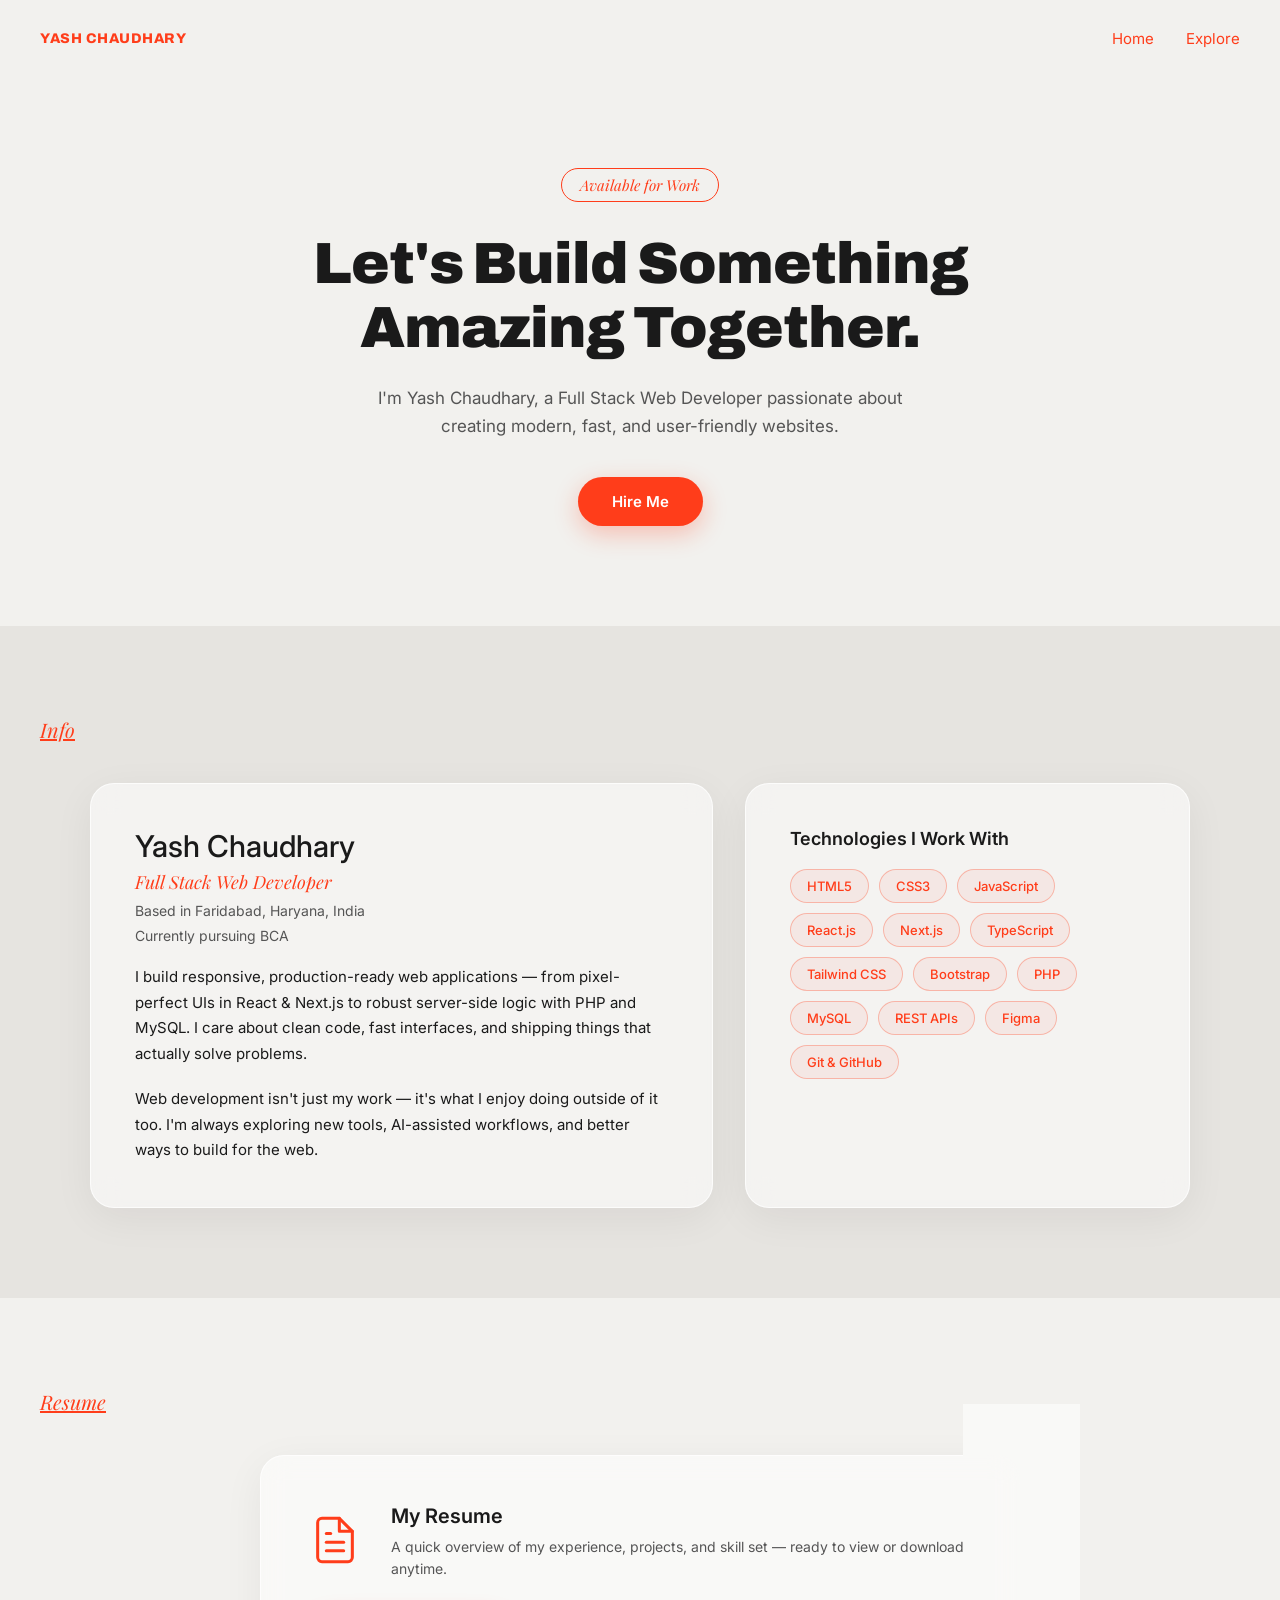
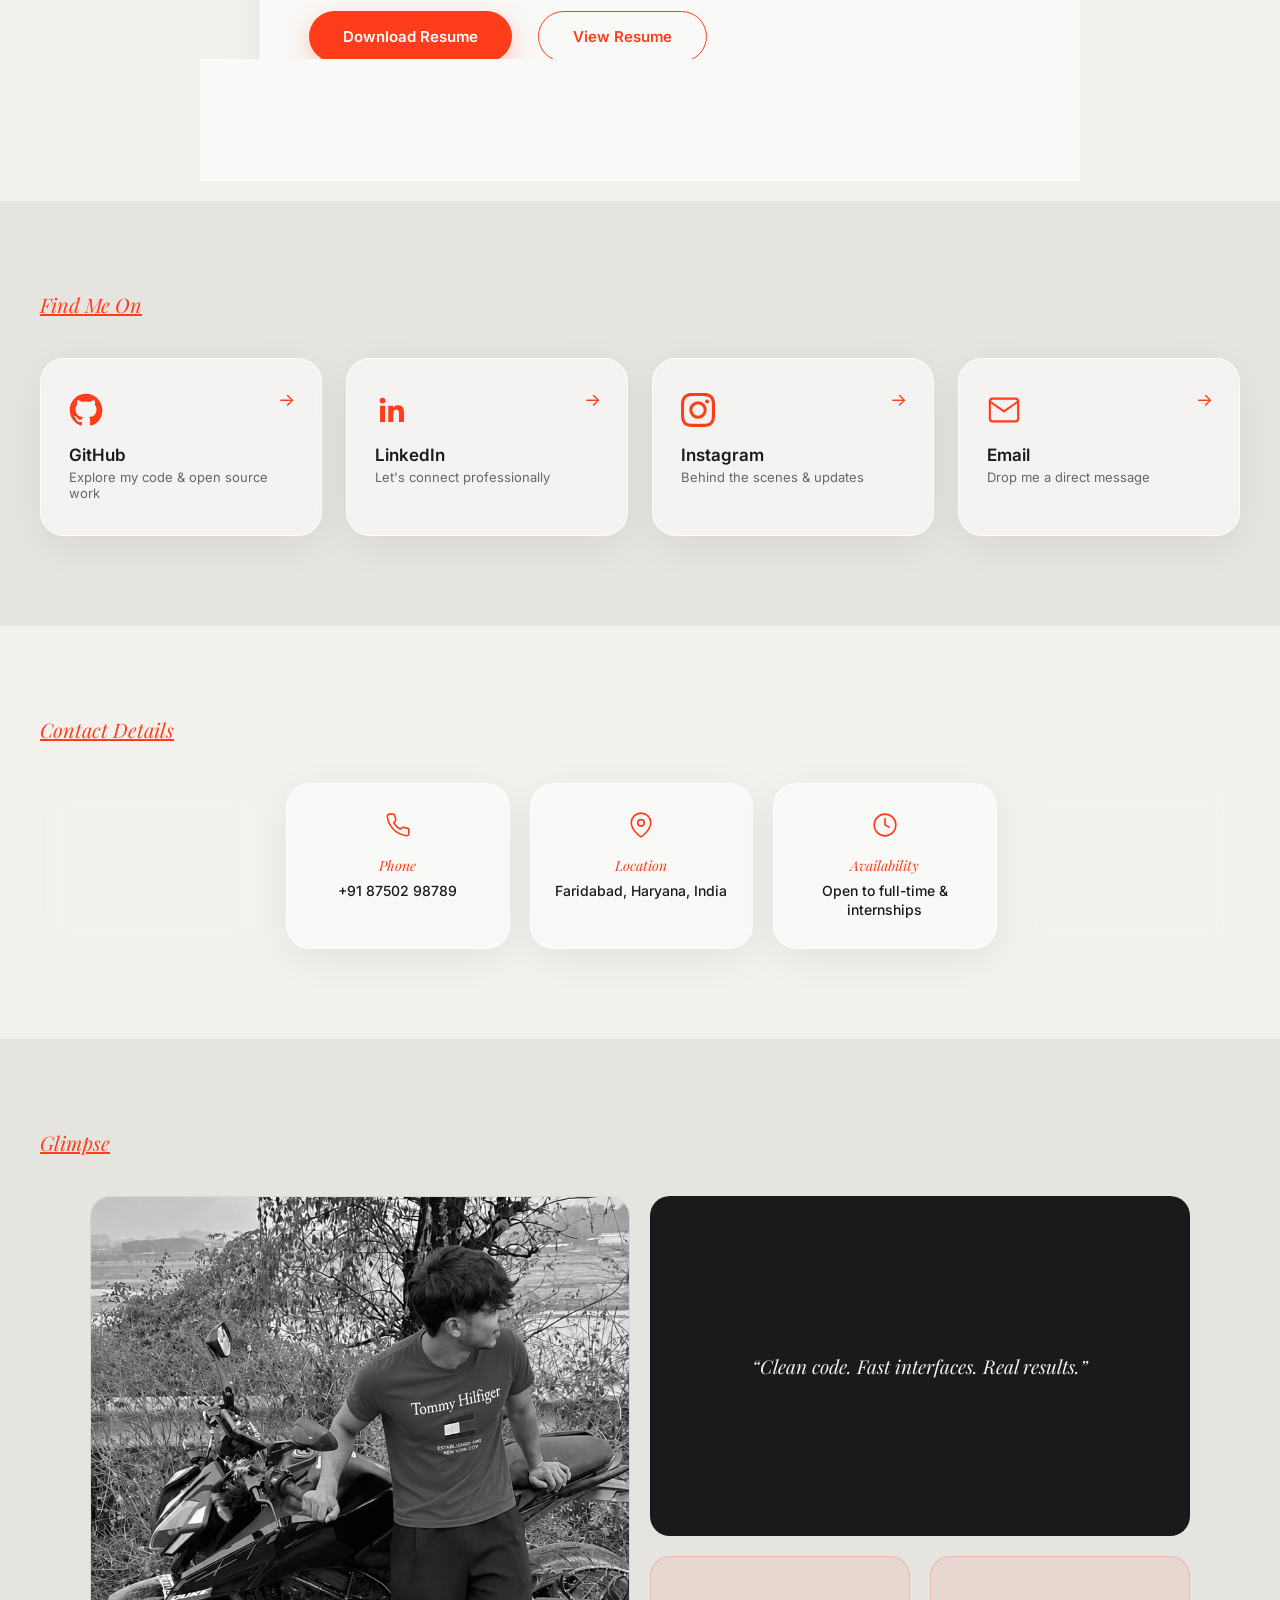
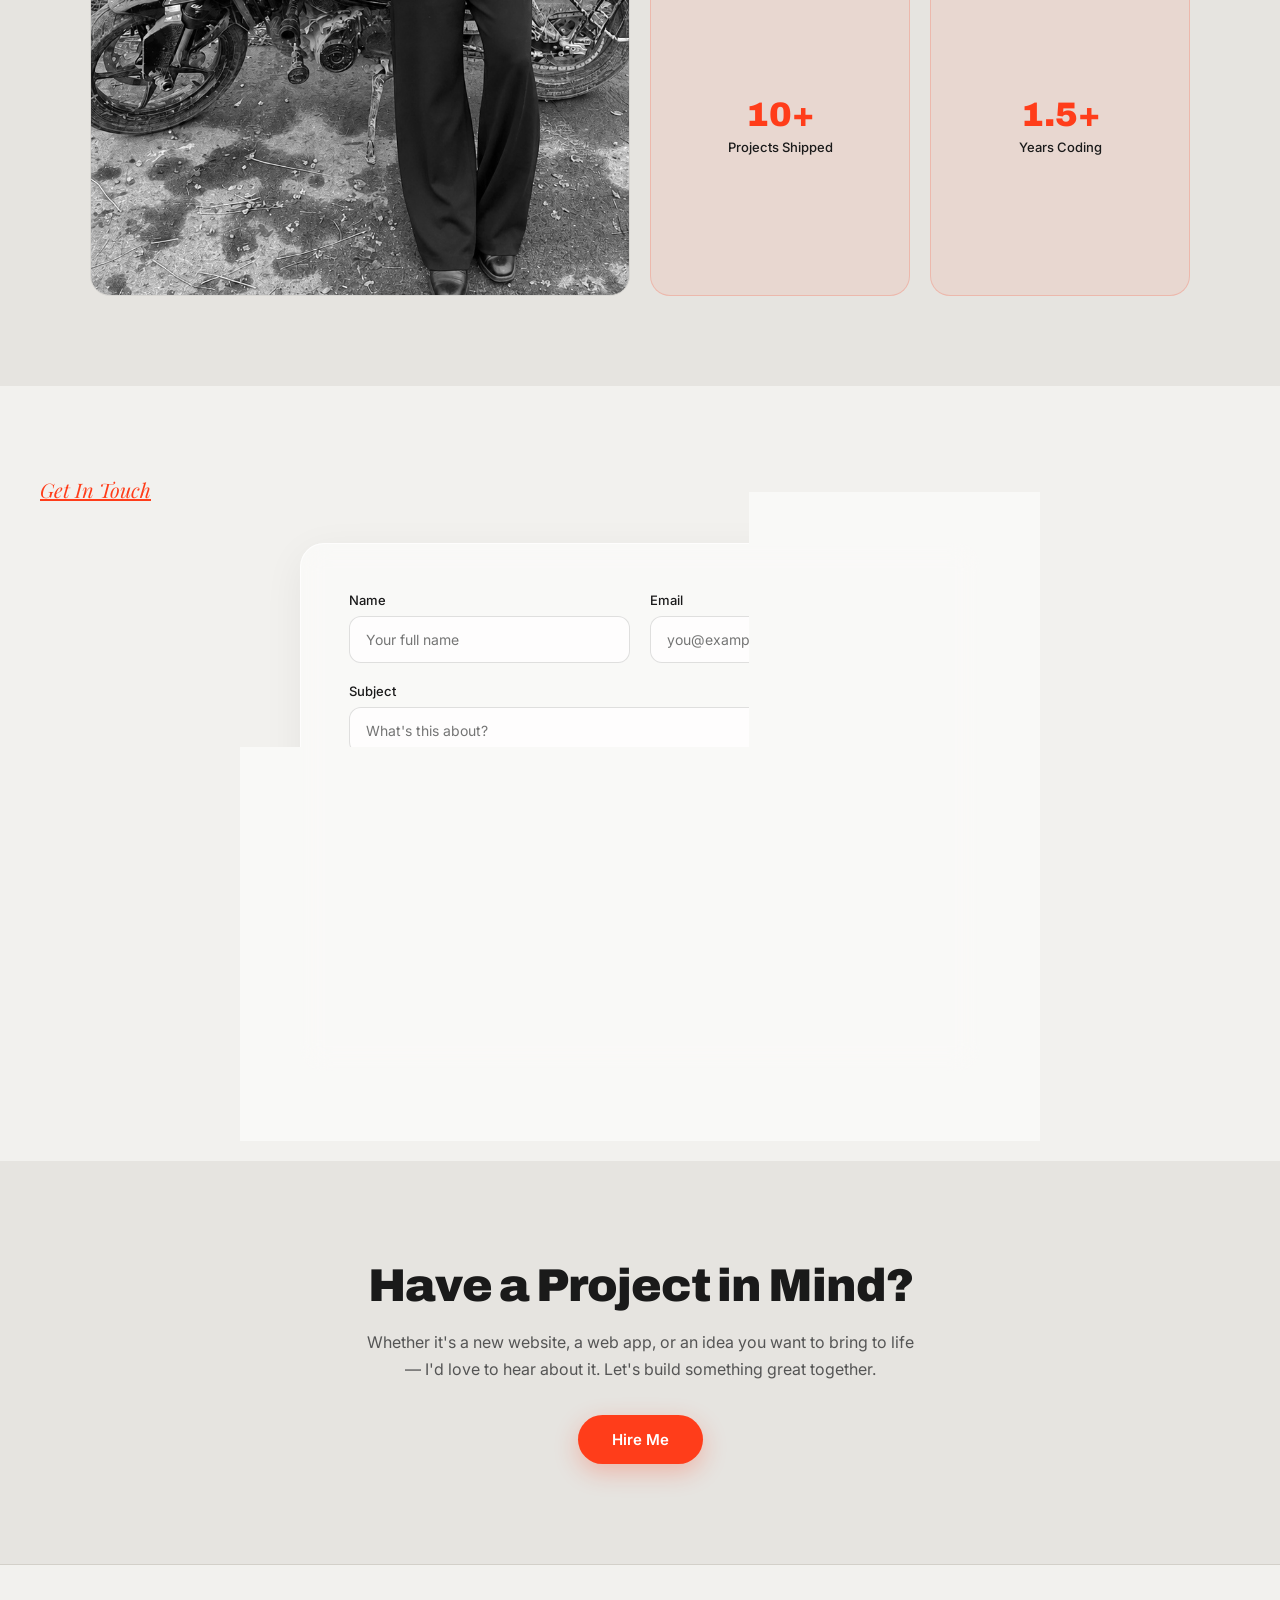
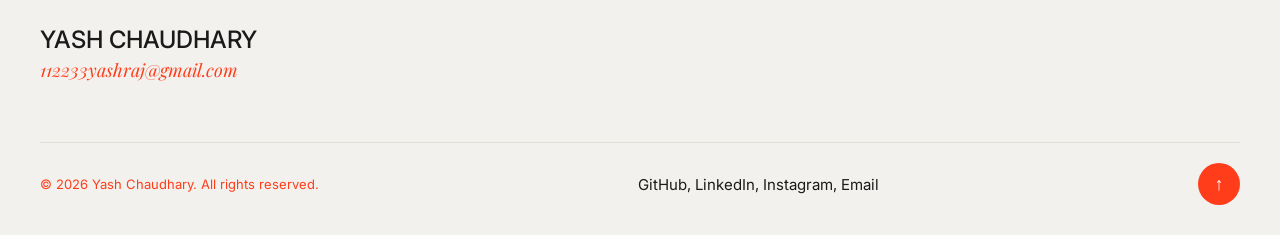
<file: explore.html>
<!DOCTYPE html>
<html lang="en">
<head>
<meta charset="UTF-8">
<meta name="viewport" content="width=device-width, initial-scale=1.0">
<title>Hire Me — Yash Chaudhary</title>
<link rel="preconnect" href="https://fonts.googleapis.com">
<link href="https://fonts.googleapis.com/css2?family=Playfair+Display:ital,wght@0,500;0,600;1,400;1,500&family=Archivo:wght@700;800;900&family=Inter:wght@400;500;600&display=swap" rel="stylesheet">
<link rel="stylesheet" href="css/styles.css">
<link rel="stylesheet" href="css/hire.css">
</head>
<body>

<header class="site-header">
  <div class="header-inner">
    <a href="index.html" class="brand">YASH CHAUDHARY</a>
    <nav class="nav-links">
      <a href="index.html">Home</a>
      <a href="explore.html">Explore</a>
    </nav>
  </div>
</header>

<section class="hm-hero reveal">
  <p class="section-label">Available for Work</p>
  <h1 class="hm-hero-heading">Let's Build Something<br>Amazing Together.</h1>
  <p class="hm-hero-sub">I'm Yash Chaudhary, a Full Stack Web Developer passionate about creating modern, fast, and user-friendly websites.</p>
  <a href="#contact-form" class="btn-primary">Hire Me</a>
</section>

<section class="hm-section hm-bg-mid">
  <p class="section-label reveal">Info</p>

  <div class="about-grid">
    <div class="glass-card about-main reveal">
      <h2>Yash Chaudhary</h2>
      <p class="role-line">Full Stack Web Developer</p>
      <p class="location-line">Based in Faridabad, Haryana, India</p>
      <p class="edu-line">Currently pursuing BCA</p>
      <p class="intro-text">I build responsive, production-ready web applications — from pixel-perfect UIs in React &amp; Next.js to robust server-side logic with PHP and MySQL. I care about clean code, fast interfaces, and shipping things that actually solve problems.</p>
      <p class="intro-text">Web development isn't just my work — it's what I enjoy doing outside of it too. I'm always exploring new tools, AI-assisted workflows, and better ways to build for the web.</p>
    </div>

    <div class="glass-card about-tech reveal">
      <h3>Technologies I Work With</h3>
      <div class="tech-chip-row">
        <span class="tech-chip">HTML5</span>
        <span class="tech-chip">CSS3</span>
        <span class="tech-chip">JavaScript</span>
        <span class="tech-chip">React.js</span>
        <span class="tech-chip">Next.js</span>
        <span class="tech-chip">TypeScript</span>
        <span class="tech-chip">Tailwind CSS</span>
        <span class="tech-chip">Bootstrap</span>
        <span class="tech-chip">PHP</span>
        <span class="tech-chip">MySQL</span>
        <span class="tech-chip">REST APIs</span>
        <span class="tech-chip">Figma</span>
        <span class="tech-chip">Git &amp; GitHub</span>
      </div>
    </div>
  </div>
</section>

<section class="hm-section">
  <p class="section-label reveal">Resume</p>

  <div class="resume-card glass-card reveal">
    <div class="resume-icon">
      <svg width="52" height="52" viewBox="0 0 24 24" fill="none" stroke="currentColor" stroke-width="1.4" stroke-linecap="round" stroke-linejoin="round">
        <path d="M14 2H6a2 2 0 0 0-2 2v16a2 2 0 0 0 2 2h12a2 2 0 0 0 2-2V8z"></path>
        <polyline points="14 2 14 8 20 8"></polyline>
        <line x1="8" y1="13" x2="16" y2="13"></line>
        <line x1="8" y1="17" x2="16" y2="17"></line>
        <line x1="8" y1="9" x2="10" y2="9"></line>
      </svg>
    </div>
    <div class="resume-text">
      <h3>My Resume</h3>
      <p>A quick overview of my experience, projects, and skill set — ready to view or download anytime.</p>
    </div>
    <div class="resume-buttons">
      <a href="document/yash-resume.pdf" download class="btn-primary">Download Resume</a>
      <a href="document/yash-resume.pdf" target="_blank" rel="noopener" class="btn-secondary">View Resume</a>
    </div>
  </div>
</section>

<section class="hm-section hm-bg-mid">
  <p class="section-label reveal">Find Me On</p>

  <div class="social-grid">
    <a href="https://github.com/theyashcode" target="_blank" rel="noopener" class="social-card glass-card reveal">
      <div class="social-icon">
        <svg width="34" height="34" viewBox="0 0 24 24" fill="currentColor"><path d="M12 .5C5.65.5.5 5.65.5 12c0 5.09 3.29 9.4 7.86 10.93.58.1.79-.25.79-.56 0-.28-.01-1.02-.02-2-3.2.7-3.87-1.54-3.87-1.54-.53-1.34-1.29-1.7-1.29-1.7-1.05-.72.08-.7.08-.7 1.16.08 1.77 1.19 1.77 1.19 1.03 1.77 2.7 1.26 3.36.96.1-.75.4-1.26.73-1.55-2.56-.29-5.26-1.28-5.26-5.7 0-1.26.45-2.29 1.19-3.09-.12-.29-.52-1.46.11-3.05 0 0 .97-.31 3.18 1.18a11 11 0 0 1 5.79 0c2.2-1.49 3.17-1.18 3.17-1.18.64 1.59.24 2.76.12 3.05.74.8 1.19 1.83 1.19 3.09 0 4.43-2.7 5.4-5.28 5.69.42.36.78 1.08.78 2.17 0 1.57-.01 2.83-.01 3.22 0 .31.21.67.8.56A10.52 10.52 0 0 0 23.5 12C23.5 5.65 18.35.5 12 .5z"/></svg>
      </div>
      <div class="social-text">
        <h4>GitHub</h4>
        <p>Explore my code &amp; open source work</p>
      </div>
      <span class="social-arrow">&#8594;</span>
    </a>

    <a href="https://www.linkedin.com/in/yashrajchaudharyy/" target="_blank" rel="noopener" class="social-card glass-card reveal">
      <div class="social-icon">
        <svg width="34" height="34" viewBox="0 0 24 24" fill="currentColor"><path d="M20.45 20.45h-3.55v-5.57c0-1.33-.02-3.04-1.85-3.04-1.86 0-2.14 1.45-2.14 2.94v5.67H9.36V9h3.41v1.56h.05c.48-.9 1.64-1.85 3.37-1.85 3.6 0 4.27 2.37 4.27 5.46zM5.34 7.43a2.06 2.06 0 1 1 0-4.12 2.06 2.06 0 0 1 0 4.12zM7.12 20.45H3.56V9h3.56z"/></svg>
      </div>
      <div class="social-text">
        <h4>LinkedIn</h4>
        <p>Let's connect professionally</p>
      </div>
      <span class="social-arrow">&#8594;</span>
    </a>

    <a href="https://www.instagram.com/023.yxsh/" target="_blank" rel="noopener" class="social-card glass-card reveal">
      <div class="social-icon">
        <svg width="34" height="34" viewBox="0 0 24 24" fill="currentColor"><path d="M12 2.16c3.2 0 3.58.01 4.85.07 1.17.05 1.8.24 2.22.4.56.22.96.48 1.38.9.42.42.68.82.9 1.38.16.42.35 1.05.4 2.22.06 1.27.07 1.65.07 4.85s-.01 3.58-.07 4.85c-.05 1.17-.24 1.8-.4 2.22-.22.56-.48.96-.9 1.38-.42.42-.82.68-1.38.9-.42.16-1.05.35-2.22.4-1.27.06-1.65.07-4.85.07s-3.58-.01-4.85-.07c-1.17-.05-1.8-.24-2.22-.4a3.72 3.72 0 0 1-1.38-.9 3.72 3.72 0 0 1-.9-1.38c-.16-.42-.35-1.05-.4-2.22-.06-1.27-.07-1.65-.07-4.85s.01-3.58.07-4.85c.05-1.17.24-1.8.4-2.22.22-.56.48-.96.9-1.38.42-.42.82-.68 1.38-.9.42-.16 1.05-.35 2.22-.4 1.27-.06 1.65-.07 4.85-.07M12 0C8.74 0 8.33.01 7.05.07c-1.28.06-2.15.26-2.91.56a5.9 5.9 0 0 0-2.13 1.39A5.9 5.9 0 0 0 .62 4.15C.32 4.9.12 5.77.06 7.05 0 8.33 0 8.74 0 12s.01 3.67.07 4.95c.06 1.28.26 2.15.56 2.91a5.9 5.9 0 0 0 1.39 2.13 5.9 5.9 0 0 0 2.13 1.39c.76.3 1.63.5 2.91.56 1.28.06 1.69.07 4.95.07s3.67-.01 4.95-.07c1.28-.06 2.15-.26 2.91-.56a5.9 5.9 0 0 0 2.13-1.39 5.9 5.9 0 0 0 1.39-2.13c.3-.76.5-1.63.56-2.91.06-1.28.07-1.69.07-4.95s-.01-3.67-.07-4.95c-.06-1.28-.26-2.15-.56-2.91a5.9 5.9 0 0 0-1.39-2.13A5.9 5.9 0 0 0 19.86.63c-.76-.3-1.63-.5-2.91-.56C15.67.01 15.26 0 12 0z"/><path d="M12 5.84A6.16 6.16 0 1 0 18.16 12 6.16 6.16 0 0 0 12 5.84zm0 10.16A4 4 0 1 1 16 12a4 4 0 0 1-4 4zM18.41 4.6a1.44 1.44 0 1 0 1.44 1.44 1.44 1.44 0 0 0-1.44-1.44z"/></svg>
      </div>
      <div class="social-text">
        <h4>Instagram</h4>
        <p>Behind the scenes &amp; updates</p>
      </div>
      <span class="social-arrow">&#8594;</span>
    </a>

    <a href="mailto:112233yashraj@gmail.com" class="social-card glass-card reveal">
      <div class="social-icon">
        <svg width="34" height="34" viewBox="0 0 24 24" fill="none" stroke="currentColor" stroke-width="1.5" stroke-linecap="round" stroke-linejoin="round"><path d="M4 4h16v16H4z" stroke="none"></path><path d="M22 6l-10 7L2 6"></path><rect x="2" y="4" width="20" height="16" rx="2"></rect></svg>
      </div>
      <div class="social-text">
        <h4>Email</h4>
        <p>Drop me a direct message</p>
      </div>
      <span class="social-arrow">&#8594;</span>
    </a>
  </div>
</section>

<section class="hm-section">
  <p class="section-label reveal">Contact Details</p>

  <div class="contact-grid">
    <div class="contact-card glass-card reveal">
      <span class="contact-icon">
        <svg width="26" height="26" viewBox="0 0 24 24" fill="none" stroke="currentColor" stroke-width="1.5" stroke-linecap="round" stroke-linejoin="round"><path d="M22 6l-10 7L2 6"></path><rect x="2" y="4" width="20" height="16" rx="2"></rect></svg>
      </span>
      <p class="contact-label">Email</p>
      <p class="contact-value">112233yashraj@gmail.com</p>
    </div>

    <div class="contact-card glass-card reveal">
      <span class="contact-icon">
        <svg width="26" height="26" viewBox="0 0 24 24" fill="none" stroke="currentColor" stroke-width="1.5" stroke-linecap="round" stroke-linejoin="round"><path d="M22 16.92v3a2 2 0 0 1-2.18 2 19.79 19.79 0 0 1-8.63-3.07 19.5 19.5 0 0 1-6-6 19.79 19.79 0 0 1-3.07-8.67A2 2 0 0 1 4.11 2h3a2 2 0 0 1 2 1.72c.13.96.36 1.9.68 2.81a2 2 0 0 1-.45 2.11L8.09 9.91a16 16 0 0 0 6 6l1.27-1.27a2 2 0 0 1 2.11-.45c.9.32 1.85.55 2.81.68A2 2 0 0 1 22 16.92z"></path></svg>
      </span>
      <p class="contact-label">Phone</p>
      <p class="contact-value">+91 87502 98789</p>
    </div>

    <div class="contact-card glass-card reveal">
      <span class="contact-icon">
        <svg width="26" height="26" viewBox="0 0 24 24" fill="none" stroke="currentColor" stroke-width="1.5" stroke-linecap="round" stroke-linejoin="round"><path d="M21 10c0 7-9 13-9 13s-9-6-9-13a9 9 0 0 1 18 0z"></path><circle cx="12" cy="10" r="3"></circle></svg>
      </span>
      <p class="contact-label">Location</p>
      <p class="contact-value">Faridabad, Haryana, India</p>
    </div>

    <div class="contact-card glass-card reveal">
      <span class="contact-icon">
        <svg width="26" height="26" viewBox="0 0 24 24" fill="none" stroke="currentColor" stroke-width="1.5" stroke-linecap="round" stroke-linejoin="round"><circle cx="12" cy="12" r="10"></circle><polyline points="12 6 12 12 16 14"></polyline></svg>
      </span>
      <p class="contact-label">Availability</p>
      <p class="contact-value">Open to full-time &amp; internships</p>
    </div>

    <div class="contact-card glass-card reveal">
      <span class="contact-icon">
        <svg width="26" height="26" viewBox="0 0 24 24" fill="none" stroke="currentColor" stroke-width="1.5" stroke-linecap="round" stroke-linejoin="round"><path d="M12 20l9-5-9-5-9 5 9 5z"></path><path d="M12 12L3 7l9-5 9 5-9 5z"></path></svg>
      </span>
      <p class="contact-label">Freelance</p>
      <p class="contact-value">Available for select projects</p>
    </div>
  </div>
</section>

<section class="hm-section hm-bg-mid">
  <p class="section-label reveal">Glimpse</p>

  <div class="bento-grid">
    <div class="bento-tile bento-photo reveal">
      <img src="images/yash-img7.jpeg" alt="Yash Chaudhary" onerror="this.classList.add('img-fallback')">
    </div>

    <div class="bento-tile bento-quote reveal">
      <p>&ldquo;Clean code. Fast interfaces. Real results.&rdquo;</p>
    </div>

    <div class="bento-tile bento-stat reveal">
      <h3>10+</h3>
      <span>Projects Shipped</span>
    </div>

    <div class="bento-tile bento-stat reveal">
      <h3>1.5+</h3>
      <span>Years Coding</span>
    </div>
  </div>
</section>

<section class="hm-section" id="contact-form">
  <p class="section-label reveal">Get In Touch</p>

  <form class="contact-form glass-card reveal" id="hireForm">
    <div class="form-row">
      <div class="form-group">
        <label for="name">Name</label>
        <input type="text" id="name" name="name" placeholder="Your full name" required>
      </div>
      <div class="form-group">
        <label for="email">Email</label>
        <input type="email" id="email" name="email" placeholder="you@example.com" required>
      </div>
    </div>
    <div class="form-group">
      <label for="subject">Subject</label>
      <input type="text" id="subject" name="subject" placeholder="What's this about?" required>
    </div>
    <div class="form-group">
      <label for="message">Message</label>
      <textarea id="message" name="message" rows="5" placeholder="Tell me about your project..." required></textarea>
    </div>
    <button type="submit" class="btn-primary btn-full">Send Message</button>
    <p class="form-status" id="formStatus"></p>
  </form>
</section>

<section class="hm-cta hm-bg-mid reveal">
  <h2>Have a Project in Mind?</h2>
  <p>Whether it's a new website, a web app, or an idea you want to bring to life — I'd love to hear about it. Let's build something great together.</p>
  <a href="#contact-form" class="btn-primary">Hire Me</a>
</section>

<footer class="site-footer">
  <div class="footer-top">
    <h3>YASH CHAUDHARY</h3>
    <p><a href="mailto:112233yashraj@gmail.com">112233yashraj@gmail.com</a></p>
  </div>

  <div class="footer-bottom">
    <p class="made-with">&copy; <span id="year"></span> Yash Chaudhary. All rights reserved.</p>
    <p class="footer-links">
      <a href="https://github.com/theyashcode" target="_blank" rel="noopener">GitHub</a>,
      <a href="https://www.linkedin.com/in/yashrajchaudharyy/" target="_blank" rel="noopener">LinkedIn</a>,
      <a href="https://www.instagram.com/023.yxsh/" target="_blank" rel="noopener">Instagram</a>,
      <a href="mailto:112233yashraj@gmail.com">Email</a>
    </p>
    <button class="back-to-top" id="backToTop" aria-label="Back to top">&#8593;</button>
  </div>
</footer>

<script src="js/script.js"></script>
<script src="js/hire.js"></script>
</body>
</html>
</file>
<file: css/styles.css>
* { margin: 0; padding: 0; box-sizing: border-box; }

:root {
  --accent: #ff3d1a;
  --bg-light: #f2f1ee;
  --bg-mid: #e6e4e0;
  --ink: #1a1a1a;
  --serif: 'Playfair Display', Georgia, serif;
  --sans: 'Inter', Helvetica, Arial, sans-serif;
  --display: 'Archivo', Helvetica, Arial, sans-serif;
}

html { scroll-behavior: smooth; }

body {
  background: var(--bg-light);
  color: var(--ink);
  font-family: var(--sans);
  overflow-x: hidden;
}

a { color: inherit; text-decoration: none; }

img.img-fallback {
  background: linear-gradient(135deg, #d8d5cf, #c7c3bc);
  min-height: 200px;
}
img.img-fallback::before { content: ''; }


.site-header {
  padding: 28px 40px 0;
}
.header-inner {
  display: flex;
  justify-content: space-between;
  align-items: center;
}
.brand {
  font-family: var(--display);
  font-weight: 800;
  font-size: 14px;
  letter-spacing: 0.5px;
  color: var(--accent);
}
.nav-links a {
  font-size: 15px;
  color: var(--accent);
  margin-left: 28px;
}
.nav-links a:hover { text-decoration: underline; }


.hero {
  position: relative;
  padding: 20px 40px 60px;
}
.hero-email {
  font-family: var(--serif);
  font-style: italic;
  font-size: 20px;
  color: var(--accent);
  margin: 24px 0 10px;
}
.hero-email a:hover { text-decoration: underline; }

.hero-stack {
  position: relative;
  min-height: 640px;
  margin-top: 10px;
}

.hero-type {
  display: flex;
  flex-direction: column;
  gap: 0;
  line-height: 0.82;
  position: relative;
  z-index: 1;
}
.hero-type span {
  font-family: var(--serif);
  font-weight: 500;
  font-size: clamp(60px, 12vw, 165px);
  color: var(--accent);
  white-space: nowrap;
  letter-spacing: -1px;
}

.hero-photo {
  position: absolute;
  top: 12%;
  right: 4%;
  width: 46%;
  max-width: 480px;
  z-index: 2;
}
.hero-photo img {
  width: 100%;
  display: block;
  aspect-ratio: 3/4;
  object-fit: cover;
  background: #ddd;
}
.hero-photo figcaption {
  margin-top: 18px;
}
.hero-photo h1 {
  font-family: var(--sans);
  font-weight: 500;
  font-size: 28px;
  color: var(--ink);
}
.hero-photo .role {
  font-family: var(--serif);
  font-style: italic;
  font-size: 19px;
  color: var(--accent);
  margin-top: 20px;
}

.hero-bio {
  max-width: 380px;
  margin-top: -220px;
  font-size: 15px;
  line-height: 1.6;
  color: var(--ink);
}
.hero-bio p { margin-bottom: 16px; }

.btn-download {
  display: inline-flex;
  align-items: center;
  gap: 8px;
  margin-top: 10px;
  padding: 14px 30px;
  background: var(--accent);
  color: #fff;
  font-family: var(--sans);
  font-weight: 600;
  font-size: 14px;
  border-radius: 50px;
  box-shadow: 0 8px 24px rgba(255, 61, 26, 0.28);
  transition: transform 0.25s ease, box-shadow 0.25s ease;
}
.btn-download:hover {
  transform: translateY(-3px);
  box-shadow: 0 12px 30px rgba(255, 61, 26, 0.36);
}


.works {
  background: var(--bg-mid);
  padding: 70px 40px 80px;
}
.section-label {
  font-family: var(--serif);
  font-style: italic;
  font-size: 20px;
  color: var(--accent);
  text-decoration: underline;
  margin-bottom: 40px;
}
/* 
.works-thumbs {
  display: grid;
  grid-template-columns: repeat(5, 1fr);
  gap: 18px;
  margin: 48px 0 60px;
}

.thumb {
  position: relative;
  aspect-ratio: 3/4;
  background: #d7d3c8;
  overflow: hidden;
  border-radius: 1px;
  cursor: pointer;
}

.thumb img {
  width: 100%;
  height: 100%;
  object-fit: cover;
  display: block;
  filter: blur(1px) brightness(100%);
  transform: scale(1.08);
  transition: all .5s ease;
}

.thumb:hover img {
  filter: blur(0);
  transform: scale(1);
}

.thumb .ph-label {
  position: absolute;
  inset: 0;
  display: flex;
  align-items: center;
  justify-content: center;
  font-size: 11px;
  color: #fff;
  text-align: center;
  padding: 10px;
  line-height: 1.3;
  transition: all .4s ease;
}

.thumb:hover .ph-label {
  opacity: 0;
  visibility: hidden;
}

.thumb .tag {
  position: absolute;
  bottom: 10px;
  left: 10px;
  right: 10px;
  font-size: 11px;
  font-weight: 600;
  color: #fff;
  background: rgba(20, 18, 15, .72);
  padding: 6px 8px;
  border-radius: 2px;
  transition: all .4s ease;
}

.thumb:hover .tag {
  opacity: 0;
  transform: translateY(15px);
}

.thumb::after {
  content: "";
  position: absolute;
  inset: 0;
  background: rgba(0, 0, 0, .18);
  transition: .4s;
}

.thumb:hover::after {
  background: transparent;
}

.works-headline {
  font-family: var(--display);
  font-weight: 900;
  font-size: clamp(36px, 6vw, 62px);
  color: var(--accent);
  line-height: 1.05;
  letter-spacing: -1px;
  margin: 10px 0 60px;
} */

.works-thumbs {
  display: grid;
  grid-template-columns: repeat(3, 1fr);
  gap: 24px;
  margin: 48px 0 60px;
}

.thumb {
  position: relative;
  aspect-ratio: 4/3;
  background: #d7d3c8;
  overflow: hidden;
  border-radius: 12px;
  cursor: pointer;
  box-shadow: 0 6px 18px rgba(0,0,0,0.10);
  transition: transform 0.35s ease, box-shadow 0.35s ease;
}

.thumb:hover {
  transform: translateY(-8px);
  box-shadow: 0 16px 32px rgba(0,0,0,0.22);
}

.thumb img {
  width: 100%;
  height: 100%;
  object-fit: contain;
  display: block;
  filter: blur(1px) brightness(95%);
  transition: filter .5s ease;
}

.thumb:hover img {
  filter: blur(0);
}

.thumb .ph-label {
  position: absolute;
  inset: 0;
  display: flex;
  align-items: center;
  justify-content: center;
  font-family: var(--serif);
  font-style: italic;
  font-size: 15px;
  color: #fff;
  text-align: center;
  padding: 10px;
  line-height: 1.3;
  transition: all .4s ease;
}

.thumb:hover .ph-label {
  opacity: 0;
  visibility: hidden;
}

.thumb .tag {
  position: absolute;
  bottom: 12px;
  left: 12px;
  right: 12px;
  font-family: var(--sans);
  font-size: 12px;
  font-weight: 600;
  letter-spacing: 0.2px;
  color: #fff;
  background: rgba(20, 18, 15, .78);
  padding: 8px 10px;
  border-radius: 6px;
  backdrop-filter: blur(4px);
  transform: translateY(0);
  transition: all .35s ease;
}

.thumb:hover .tag {
  background: var(--accent);
  transform: translateY(-4px);
}

.thumb::after {
  content: "";
  position: absolute;
  inset: 0;
  background: rgba(0, 0, 0, .22);
  transition: .4s;
}

.thumb:hover::after {
  background: transparent;
}

.works-detail {
  display: grid;
  grid-template-columns: 1fr 1fr;
  gap: 60px;
  align-items: start;
}
.detail-image img {
  width: 100%;
  display: block;
  aspect-ratio: 3/4;
  object-fit: cover;
  background: #999;
  filter: grayscale(100%);
}
.detail-text {
  padding-top: 10px;
  font-size: 15px;
  line-height: 1.6;
  color: var(--ink);
}
.detail-text p { margin-bottom: 18px; max-width: 420px; }
.latest-label {
  font-family: var(--serif);
  font-style: italic;
  font-size: 19px;
  color: var(--accent);
  margin-top: 50px !important;
  margin-bottom: 6px !important;
}
.latest-text {
  font-size: 15px;
  color: var(--ink);
}


.project-list {
  background: var(--bg-light);
  padding: 70px 40px 90px;
}
.list-grid {
  display: grid;
  grid-template-columns: 1fr 220px 1fr;
  gap: 20px;
}

.list-col-years {
  display: flex;
  flex-direction: column;
  gap: 26px;
  font-size: 13px;
  color: var(--accent);
}
.list-col-titles {
  display: flex;
  flex-direction: column;
  gap: 4px;
}
.list-col-titles a {
  font-family: var(--sans);
  font-weight: 500;
  font-size: clamp(24px, 3.5vw, 34px);
  color: var(--accent);
  padding: 6px 0;
  transition: opacity 0.2s ease;
}
.list-col-titles a:hover { text-decoration: underline; opacity: 0.8; }


.site-footer {
  border-top: 1px solid #d3d0c9;
  padding: 60px 40px 30px;
}
.footer-top h3 {
  font-family: var(--sans);
  font-weight: 500;
  font-size: 24px;
  color: var(--ink);
}
.footer-top p {
  font-family: var(--serif);
  font-style: italic;
  font-size: 18px;
  color: var(--accent);
  margin-top: 4px;
}
.footer-bottom {
  display: flex;
  justify-content: space-between;
  align-items: center;
  margin-top: 60px;
  padding-top: 20px;
  border-top: 1px solid #e2dfd8;
  flex-wrap: wrap;
  gap: 16px;
}
.made-with { font-size: 13px; color: var(--accent); }
.footer-links { font-size: 15px; }
.footer-links a:hover { text-decoration: underline; }


@media (max-width: 900px) {
  .hero-stack { min-height: 520px; }
  .hero-photo { width: 60%; right: 0; top: 8%; }
  .hero-bio { margin-top: 20px; max-width: 100%; }
  .works-detail { grid-template-columns: 1fr; }
  .list-grid { grid-template-columns: 1fr; gap: 10px; }
  .list-col-years { flex-direction: row; flex-wrap: wrap; gap: 16px; }
  .works-thumbs { grid-template-columns: 1fr; gap: 14px; }
  .thumb { aspect-ratio: 16/10; }
}

@media (max-width: 600px) {
  .site-header, .hero, .works, .project-list, .site-footer {
    padding-left: 20px;
    padding-right: 20px;
  }
  .hero-type span { font-size: clamp(42px, 18vw, 90px); }
  .hero-stack { min-height: 400px; }
  .hero-photo { position: relative; width: 100%; top: 0; right: 0; margin-top: 30px; }
  .hero-bio { margin-top: 24px; }
  .works-thumbs { grid-template-columns: repeat(2, 1fr); gap: 12px; }
  .footer-bottom { flex-direction: column; align-items: flex-start; }
}



html.intro-active,
body.intro-active {
  overflow: hidden !important;
  width: 100%;
  height: 100%;
}

#intro-screen {
  position: fixed;
  inset: 0;

  width: 100vw;
  height: 100vh;
  height: 100dvh;

  background: #000;

  z-index: 999999;

  overflow: hidden;

  display: flex;
  align-items: center;
  justify-content: center;

  opacity: 1;
  visibility: visible;

  transition: opacity 0.8s ease, visibility 0.8s ease;
}



#intro-video {
  position: absolute;
  inset: 0;

  width: 100%;
  height: 100%;

  object-fit: cover;
  object-position: center center;

  display: block;
}

#skip-intro {
  position: absolute;
  right: 60px;
  bottom: 28px;

  width: 125px;
  height: 55px;

  z-index: 1000000;

  border: 1px solid rgba(255,255,255,0.22);
  border-radius: 999px;

  color: #fff;
  background: rgba(10,10,10,0.45);

  backdrop-filter: blur(18px);
  -webkit-backdrop-filter: blur(18px);

  box-shadow:
    inset 0 1px 1px rgba(255,255,255,0.15),
    0 8px 30px rgba(0,0,0,0.35);

  display: flex;
  align-items: center;
  justify-content: center;
  gap: 7px;

  font-family: Inter, Arial, sans-serif;
  font-size: 11px;
  font-weight: 700;
  letter-spacing: 1px;

  cursor: pointer;
}

#skip-intro:hover {


  background: rgba(20,20,20,0.65);
}

#skip-intro:active {
  transform: scale(.96);
}


#intro-screen.hide-intro {
  opacity: 0;
  visibility: hidden;
  pointer-events: none;
}


@media (max-width: 600px) {

  #intro-screen {
    position: fixed;
    inset: 0;

    width: 100vw;
    height: 100dvh;

    overflow: hidden;
    background: #050505;

    display: flex;
    align-items: center;
    justify-content: center;
  }


  #intro-screen .intro-video-bg {
    position: absolute;
    inset: -8%;

    width: 116%;
    height: 116%;

    object-fit: cover;
    object-position: center;

    filter: blur(28px);
    transform: scale(1.12);

    opacity: 0.65;

    z-index: 0;

    pointer-events: none;
  }


  /* Dark cinematic layer */
  #intro-screen::before {
    content: "";

    position: absolute;
    inset: 0;

    background:
      radial-gradient(
        circle at center,
        rgba(0,0,0,0.02),
        rgba(0,0,0,0.38)
      );

    z-index: 1;

    pointer-events: none;
  }

  #intro-screen #intro-video {
    position: relative;

    width: 100%;
    height: auto;

    max-height: 100dvh;

    object-fit: contain;
    object-position: center;

    display: block;

    z-index: 2;

    /*
      Slight cinematic shadow so
      foreground video separates
      from blurred background.
    */
    filter:
      drop-shadow(0 0 35px rgba(0,0,0,0.45));
  }


  #skip-intro {
    position: absolute;

    right: 5px;
    bottom: 355px;

    width: 90px;
    height: 30px;

    z-index: 10;

    border-radius: 999px;

    border: 1px solid rgba(255,255,255,0.20);

    background:
      rgba(10,10,10,0.42);

    backdrop-filter: blur(18px);
    -webkit-backdrop-filter: blur(18px);

    color: #fff;

    display: flex;
    align-items: center;
    justify-content: center;

    gap: 6px;

    box-shadow:
      inset 0 1px 1px rgba(255,255,255,0.16),
      0 10px 30px rgba(0,0,0,0.35);

    font-size: 10px;
    font-weight: 700;
    letter-spacing: 1px;

    cursor: pointer;
  }


  html:has(body.intro-active),
  body.intro-active {
    overflow: hidden !important;
    width: 100%;
    height: 100dvh;
  }
}


@media (min-width: 901px) and (max-width: 1600px) {

  #skip-intro {
    right: 60px;
    bottom: 28px;

    width: 125px;
    height: 55px;
  }

}


@media (min-width: 1601px) {

  #skip-intro {
    right: 70px;
    bottom: 40px;

    width: 145px;
    height: 62px;

    font-size: 12px;
    letter-spacing: 1.2px;
  }

}
</file>
<file: css/hire.css>
.active-link { text-decoration: underline; }

.hm-section {
  padding: 90px 40px;
  background: var(--bg-light);
}
.hm-bg-mid { background: var(--bg-mid); }


.hm-hero {
  padding: 120px 40px 100px;
  text-align: center;
  max-width: 760px;
  margin: 0 auto;
}
.hm-hero .section-label {
  display: inline-block;
  text-decoration: none;
  border: 1px solid var(--accent);
  border-radius: 999px;
  padding: 6px 18px;
  font-size: 15px;
  margin-bottom: 30px;
}
.hm-hero-heading {
  font-family: var(--display);
  font-weight: 900;
  font-size: clamp(34px, 6vw, 58px);
  line-height: 1.1;
  color: var(--ink);
  letter-spacing: -1px;
  margin-bottom: 24px;
}
.hm-hero-sub {
  font-size: 17px;
  line-height: 1.7;
  color: #555;
  max-width: 560px;
  margin: 0 auto 36px;
}

.btn-primary, .btn-secondary {
  display: inline-flex;
  align-items: center;
  justify-content: center;
  font-family: var(--sans);
  font-weight: 600;
  font-size: 15px;
  padding: 15px 34px;
  border-radius: 50px;
  transition: transform 0.25s ease, box-shadow 0.25s ease, background 0.25s ease;
  cursor: pointer;
  border: none;
}
.btn-primary {
  background: var(--accent);
  color: #fff;
  box-shadow: 0 8px 24px rgba(255, 61, 26, 0.28);
}
.btn-primary:hover {
  transform: translateY(-3px);
  box-shadow: 0 12px 30px rgba(255, 61, 26, 0.36);
}
.btn-secondary {
  background: transparent;
  color: var(--accent);
  border: 1.5px solid var(--accent);
  margin-left: 14px;
}
.btn-secondary:hover {
  background: var(--accent);
  color: #fff;
  transform: translateY(-3px);
}
.btn-full { width: 100%; margin-left: 0; margin-top: 8px; }


.glass-card {
  background: rgba(255, 255, 255, 0.55);
  border: 1px solid rgba(255, 255, 255, 0.7);
  border-radius: 24px;
  backdrop-filter: blur(14px);
  -webkit-backdrop-filter: blur(14px);
  box-shadow: 0 10px 40px rgba(30, 25, 20, 0.06);
  transition: transform 0.35s ease, box-shadow 0.35s ease;
}
.glass-card:hover {
  box-shadow: 0 16px 50px rgba(30, 25, 20, 0.10);
}


.about-grid {
  display: grid;
  grid-template-columns: 1.4fr 1fr;
  gap: 32px;
  max-width: 1100px;
  margin: 0 auto;
}
.about-main, .about-tech { padding: 44px; }
.about-main h2 {
  font-family: var(--sans);
  font-weight: 500;
  font-size: 30px;
  color: var(--ink);
}
.role-line {
  font-family: var(--serif);
  font-style: italic;
  font-size: 18px;
  color: var(--accent);
  margin-top: 6px;
}
.location-line, .edu-line {
  font-size: 14px;
  color: #555;
  margin-top: 8px;
}
.intro-text {
  font-size: 15px;
  line-height: 1.7;
  color: var(--ink);
  margin-top: 20px;
}
.about-tech h3 {
  font-family: var(--sans);
  font-weight: 600;
  font-size: 18px;
  margin-bottom: 20px;
  color: var(--ink);
}
.tech-chip-row {
  display: flex;
  flex-wrap: wrap;
  gap: 10px;
}
.tech-chip {
  font-size: 13px;
  font-weight: 500;
  padding: 8px 16px;
  border-radius: 999px;
  border: 1px solid rgba(255, 61, 26, 0.3);
  color: var(--accent);
  background: rgba(255, 61, 26, 0.06);
}


.resume-card {
  max-width: 760px;
  margin: 0 auto;
  padding: 48px;
  display: flex;
  align-items: center;
  gap: 30px;
  flex-wrap: wrap;
}
.resume-icon { color: var(--accent); flex-shrink: 0; }
.resume-text { flex: 1; min-width: 200px; }
.resume-text h3 {
  font-family: var(--sans);
  font-weight: 600;
  font-size: 20px;
  color: var(--ink);
  margin-bottom: 8px;
}
.resume-text p { font-size: 14px; color: #555; line-height: 1.6; }
.resume-buttons { display: flex; flex-wrap: wrap; gap: 12px; }


.social-grid {
  display: grid;
  grid-template-columns: repeat(4, 1fr);
  gap: 24px;
  max-width: 1200px;
  margin: 0 auto;
}
.social-card {
  padding: 34px 28px;
  display: flex;
  flex-direction: column;
  gap: 14px;
  position: relative;
  color: var(--ink);
}
.social-icon { color: var(--accent); }
.social-text h4 {
  font-family: var(--sans);
  font-weight: 600;
  font-size: 17px;
  margin-bottom: 4px;
}
.social-text p { font-size: 13px; color: #666; }
.social-arrow {
  position: absolute;
  top: 30px;
  right: 26px;
  font-size: 18px;
  color: var(--accent);
  transition: transform 0.3s ease;
}
.social-card:hover .social-arrow { transform: translate(5px, -5px); }
.social-card:hover { transform: translateY(-4px); }


.contact-grid {
  display: grid;
  grid-template-columns: repeat(5, 1fr);
  gap: 20px;
  max-width: 1200px;
  margin: 0 auto;
}
.contact-card {
  padding: 28px 22px;
  text-align: center;
}
.contact-icon { color: var(--accent); display: inline-block; margin-bottom: 14px; }
.contact-label {
  font-family: var(--serif);
  font-style: italic;
  font-size: 14px;
  color: var(--accent);
  margin-bottom: 6px;
}
.contact-value {
  font-size: 14px;
  color: var(--ink);
  font-weight: 500;
  line-height: 1.4;
}


.bento-grid {
  display: grid;
  grid-template-columns: repeat(4, 1fr);
  grid-template-rows: repeat(2, 340px);
  grid-template-areas:
    "photo photo quote quote"
    "photo photo stat1 stat2";
  gap: 20px;
  max-width: 1100px;
  margin: 0 auto;
}

.bento-tile {
  border-radius: 20px;
  overflow: hidden;
  border: 1px solid rgba(0,0,0,0.06);
  transition: transform 0.4s ease, box-shadow 0.4s ease;
}

.bento-photo {
  grid-area: photo;
  position: relative;
}
.bento-photo img {
  width: 100%;
  height: 100%;
  object-fit: cover;
  display: block;
  transition: transform 0.6s ease;
}
.bento-photo:hover img { transform: scale(1.06); }

.bento-quote {
  grid-area: quote;
  background: var(--ink);
  display: flex;
  align-items: center;
  justify-content: center;
  padding: 30px;
}
.bento-quote p {
  font-family: var(--serif);
  font-style: italic;
  font-size: 19px;
  color: #f2f1ee;
  text-align: center;
  line-height: 1.5;
}

.bento-stat {
  grid-area: stat1;
  background: rgba(255, 61, 26, 0.08);
  border: 1px solid rgba(255, 61, 26, 0.2);
  display: flex;
  flex-direction: column;
  align-items: center;
  justify-content: center;
  gap: 6px;
}
.bento-stat:nth-of-type(4) { grid-area: stat2; }
.bento-stat h3 {
  font-family: var(--display);
  font-weight: 900;
  font-size: 34px;
  color: var(--accent);
}
.bento-stat span {
  font-size: 13px;
  color: var(--ink);
  font-weight: 500;
}

.bento-tile:hover { box-shadow: 0 16px 40px rgba(30,25,20,0.10); transform: translateY(-3px); }

@media (max-width: 700px) {
  .bento-grid {
    grid-template-columns: 1fr;
    grid-template-rows: 260px 160px 100px 100px;
    grid-template-areas:
      "photo"
      "quote"
      "stat1"
      "stat2";
  }
}


.contact-form {
  max-width: 680px;
  margin: 0 auto;
  padding: 48px;
}
.form-row {
  display: grid;
  grid-template-columns: 1fr 1fr;
  gap: 20px;
}
.form-group { margin-bottom: 20px; display: flex; flex-direction: column; }
.form-group label {
  font-size: 13px;
  font-weight: 500;
  color: var(--ink);
  margin-bottom: 8px;
}
.form-group input, .form-group textarea {
  font-family: var(--sans);
  font-size: 14px;
  padding: 14px 16px;
  border-radius: 12px;
  border: 1px solid rgba(0,0,0,0.12);
  background: rgba(255,255,255,0.7);
  color: var(--ink);
  outline: none;
  transition: border-color 0.25s ease, box-shadow 0.25s ease;
  resize: vertical;
}
.form-group input:focus, .form-group textarea:focus {
  border-color: var(--accent);
  box-shadow: 0 0 0 3px rgba(255, 61, 26, 0.12);
}
.form-status {
  margin-top: 14px;
  font-size: 14px;
  color: var(--accent);
  min-height: 18px;
}

.hm-cta {
  text-align: center;
  padding: 100px 40px;
}
.hm-cta h2 {
  font-family: var(--display);
  font-weight: 900;
  font-size: clamp(28px, 5vw, 46px);
  color: var(--ink);
  margin-bottom: 18px;
  letter-spacing: -1px;
}
.hm-cta p {
  max-width: 560px;
  margin: 0 auto 32px;
  font-size: 16px;
  color: #555;
  line-height: 1.7;
}


.back-to-top {
  background: var(--accent);
  color: #fff;
  border: none;
  width: 42px;
  height: 42px;
  border-radius: 50%;
  font-size: 18px;
  cursor: pointer;
  transition: transform 0.25s ease;
}
.back-to-top:hover { transform: translateY(-4px); }


.reveal {
  opacity: 0;
  transform: translateY(28px);
  transition: opacity 0.7s ease, transform 0.7s ease;
}
.reveal.in-view {
  opacity: 1;
  transform: translateY(0);
}


@media (max-width: 1000px) {
  .about-grid { grid-template-columns: 1fr; }
  .social-grid { grid-template-columns: repeat(2, 1fr); }
  .contact-grid { grid-template-columns: repeat(2, 1fr); }
  .gallery-grid { grid-template-columns: repeat(2, 1fr); }
}

@media (max-width: 640px) {
  .hm-section { padding: 60px 20px; }
  .hm-hero { padding: 90px 20px 70px; }
  .social-grid, .contact-grid, .gallery-grid { grid-template-columns: 1fr; }
  .form-row { grid-template-columns: 1fr; }
  .resume-card { flex-direction: column; text-align: center; }
  .resume-buttons { justify-content: center; }
  .btn-secondary { margin-left: 0; }
}
</file>
